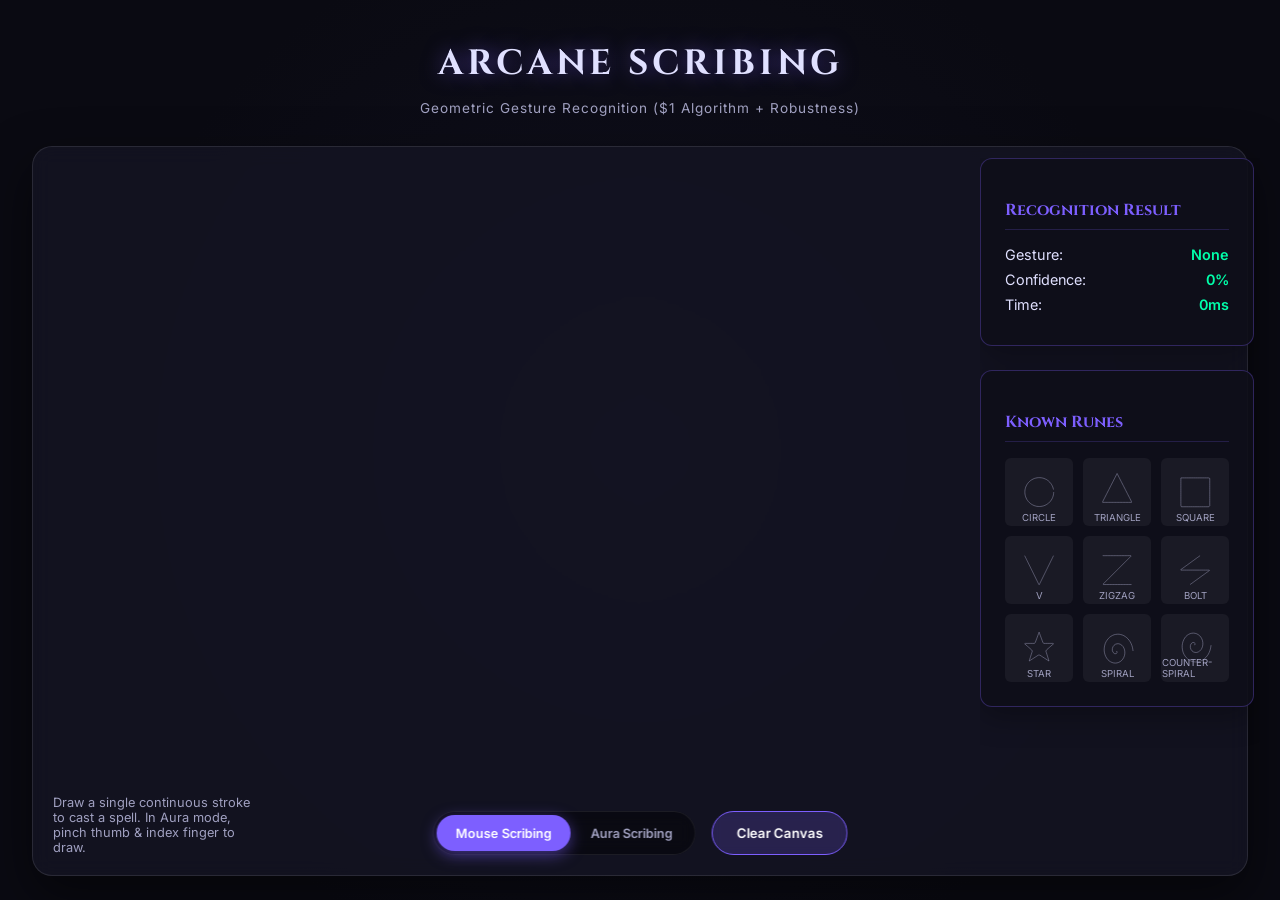
<file: index.html>
<!DOCTYPE html>
<html lang="en">
<head>
    <meta charset="UTF-8">
    <meta name="viewport" content="width=device-width, initial-scale=1.0">
    <title>Arcane Gesture Recognition</title>
    <link rel="preconnect" href="https://fonts.googleapis.com">
    <link rel="preconnect" href="https://fonts.gstatic.com" crossorigin>
    <link href="https://fonts.googleapis.com/css2?family=Cinzel:wght@400;700&family=Inter:wght@300;400;600&display=swap" rel="stylesheet">
    <link rel="stylesheet" href="styles.css">
</head>
<body>

    <header>
        <h1>Arcane Scribing</h1>
        <p class="subtitle">Geometric Gesture Recognition ($1 Algorithm + Robustness)</p>
    </header>

    <main>
        <div id="canvas-container">
            <video id="webcam-video" autoplay playsinline muted></video>
            <canvas id="gesture-canvas"></canvas>
            
            <div id="webcam-loader" class="webcam-overlay hidden">
                <div class="spinner"></div>
                <div class="loading-text">Channelling Magic Mirror...</div>
                <div class="loading-sub">Loading Vision Tracking Models</div>
            </div>

            <div class="instruction">
                Draw a single continuous stroke to cast a spell. In Aura mode, pinch thumb & index finger to draw.
            </div>

            <div id="controls">
                <div class="mode-toggle">
                    <button id="mode-mouse" class="mode-btn active">Mouse Scribing</button>
                    <button id="mode-webcam" class="mode-btn">Aura Scribing</button>
                </div>
                <button id="clear-btn">Clear Canvas</button>
            </div>
        </div>

        <div id="ui-overlay">
            <div class="panel" id="result-panel">
                <h3>Recognition Result</h3>
                <div id="single-result-view">
                    <div class="result-item">
                        <span>Gesture:</span>
                        <span id="res-name" class="result-value">None</span>
                    </div>
                    <div class="result-item">
                        <span>Confidence:</span>
                        <span id="res-score" class="result-value">0%</span>
                    </div>
                    <div class="result-item">
                        <span>Time:</span>
                        <span id="res-time" class="result-value">0ms</span>
                    </div>
                </div>
                <div id="multi-result-view" class="hidden">
                    <div class="hand-result-section">
                        <h4 style="color: var(--accent-color); font-size: 0.8rem; margin: 0.5rem 0 0.2rem; font-family: 'Cinzel', serif; border-bottom: 1px solid rgba(125, 95, 255, 0.2); padding-bottom: 2px;">Left Hand</h4>
                        <div class="result-item">
                            <span>Gesture:</span>
                            <span id="left-res-name" class="result-value">None</span>
                        </div>
                        <div class="result-item">
                            <span>Confidence:</span>
                            <span id="left-res-score" class="result-value">0%</span>
                        </div>
                    </div>
                    <div class="hand-result-section" style="margin-top: 1rem;">
                        <h4 style="color: var(--success-color); font-size: 0.8rem; margin: 0.5rem 0 0.2rem; font-family: 'Cinzel', serif; border-bottom: 1px solid rgba(0, 255, 170, 0.2); padding-bottom: 2px;">Right Hand</h4>
                        <div class="result-item">
                            <span>Gesture:</span>
                            <span id="right-res-name" class="result-value">None</span>
                        </div>
                        <div class="result-item">
                            <span>Confidence:</span>
                            <span id="right-res-score" class="result-value">0%</span>
                        </div>
                    </div>
                </div>
            </div>

            <div class="panel">
                <h3>Known Runes</h3>
                <div id="templates-grid">
                    <!-- Templates populated by app.js -->
                </div>
            </div>
        </div>
    </main>

    <script type="module" src="app.js"></script>
</body>
</html>
</file>
<file: styles.css>
:root {
    --bg-color: #0a0a12;
    --panel-bg: rgba(20, 20, 35, 0.8);
    --accent-color: #7d5fff;
    --glow-color: rgba(125, 95, 255, 0.5);
    --text-primary: #e0e0ff;
    --text-secondary: #a0a0c0;
    --success-color: #00ffaa;
}

* {
    box-sizing: border-box;
}

html, body {
    height: 100%;
    margin: 0;
    padding: 0;
    overflow: hidden;
}

body {
    background-color: var(--bg-color);
    color: var(--text-primary);
    font-family: 'Inter', sans-serif;
    display: flex;
    flex-direction: column;
    background-image: 
        radial-gradient(circle at 50% 50%, rgba(30, 30, 60, 0.3) 0%, transparent 70%),
        url('https://www.transparenttextures.com/patterns/dark-matter.png');
}

header {
    padding: 1rem 2rem 0.5rem;
    text-align: center;
    z-index: 10;
}

h1 {
    font-family: 'Cinzel', serif;
    font-size: 2.2rem;
    letter-spacing: 4px;
    text-transform: uppercase;
    text-shadow: 0 0 20px var(--glow-color);
    margin-bottom: 0.2rem;
}

p.subtitle {
    color: var(--text-secondary);
    font-size: 0.85rem;
    letter-spacing: 1px;
}

main {
    flex: 1;
    display: flex;
    padding: 0.5rem 2rem 1.5rem;
    gap: 2rem;
    position: relative;
    min-height: 0; /* Crucial to keep flex layouts within screen bounds */
}

#canvas-container {
    flex: 1;
    position: relative;
    background: var(--panel-bg);
    border-radius: 20px;
    border: 1px solid rgba(255, 255, 255, 0.1);
    box-shadow: 0 20px 50px rgba(0, 0, 0, 0.5);
    overflow: hidden;
    display: flex;
    align-items: center;
    justify-content: center;
    backdrop-filter: blur(10px);
    height: 100%;
    min-height: 0;
}

canvas {
    width: 100%;
    height: 100%;
    touch-action: none;
    cursor: crosshair;
}

#ui-overlay {
    position: absolute;
    top: 20px;
    right: 20px;
    bottom: 20px; /* Constrains height to match canvas-container */
    width: 280px;
    display: flex;
    flex-direction: column;
    gap: 1.5rem;
    pointer-events: none;
    overflow-y: auto; /* Graceful internal scrolling */
    padding-right: 6px;
}

/* Premium styled glassmorphic scrollbar */
#ui-overlay::-webkit-scrollbar {
    width: 5px;
}

#ui-overlay::-webkit-scrollbar-track {
    background: rgba(0, 0, 0, 0.2);
    border-radius: 10px;
}

#ui-overlay::-webkit-scrollbar-thumb {
    background: rgba(125, 95, 255, 0.35);
    border-radius: 10px;
}

#ui-overlay::-webkit-scrollbar-thumb:hover {
    background: rgba(125, 95, 255, 0.6);
}

.panel {
    background: rgba(15, 15, 25, 0.9);
    border: 1px solid rgba(125, 95, 255, 0.3);
    border-radius: 12px;
    padding: 1.5rem;
    pointer-events: auto;
    box-shadow: 0 10px 30px rgba(0,0,0,0.3);
    flex-shrink: 0; /* Keep panels from squeezing/collapsing */
}

.panel h3 {
    font-family: 'Cinzel', serif;
    font-size: 1rem;
    margin-bottom: 1rem;
    color: var(--accent-color);
    border-bottom: 1px solid rgba(125, 95, 255, 0.2);
    padding-bottom: 0.5rem;
}

#result-panel {
    transition: all 0.3s ease;
}

.result-item {
    display: flex;
    justify-content: space-between;
    margin-bottom: 0.5rem;
    font-size: 0.9rem;
}

.result-value {
    font-weight: 600;
    color: var(--success-color);
}

#templates-grid {
    display: grid;
    grid-template-columns: repeat(3, 1fr);
    gap: 10px;
}

.template-icon {
    aspect-ratio: 1;
    background: rgba(255, 255, 255, 0.05);
    border-radius: 6px;
    display: flex;
    align-items: center;
    justify-content: center;
    border: 1px solid transparent;
    transition: all 0.2s;
    position: relative;
    cursor: pointer;
}

.template-icon svg {
    width: 70%;
    height: 70%;
    stroke: var(--text-secondary);
    stroke-width: 2;
    fill: none;
}

.template-icon.active {
    border-color: var(--accent-color);
    background: rgba(125, 95, 255, 0.1);
}

.template-icon.active svg {
    stroke: var(--accent-color);
    filter: drop-shadow(0 0 5px var(--accent-color));
}

.template-label {
    position: absolute;
    bottom: 2px;
    font-size: 0.6rem;
    color: var(--text-secondary);
    text-transform: uppercase;
}

#controls {
    position: absolute;
    bottom: 20px;
    left: 50%;
    transform: translateX(-50%);
    display: flex;
    gap: 1rem;
}

button {
    background: rgba(125, 95, 255, 0.2);
    border: 1px solid var(--accent-color);
    color: white;
    padding: 0.8rem 1.5rem;
    border-radius: 30px;
    font-family: 'Inter', sans-serif;
    font-weight: 600;
    cursor: pointer;
    transition: all 0.2s;
    backdrop-filter: blur(5px);
}

button:hover {
    background: var(--accent-color);
    box-shadow: 0 0 20px var(--glow-color);
}

.instruction {
    position: absolute;
    bottom: 20px;
    left: 20px;
    font-size: 0.8rem;
    color: var(--text-secondary);
    max-width: 200px;
}

@keyframes flash {
    0% { box-shadow: 0 0 0px var(--success-color); }
    50% { box-shadow: 0 0 40px var(--success-color); }
    100% { box-shadow: 0 0 0px var(--success-color); }
}

.recognized {
    animation: flash 0.6s ease-out;
}

/* Webcam Scribing Modes & Overlay Styles */
#webcam-video {
    position: absolute;
    top: 0;
    left: 0;
    width: 100%;
    height: 100%;
    object-fit: cover;
    transform: scaleX(-1); /* Mirror camera stream */
    opacity: 0;
    filter: grayscale(40%) sepia(20%) hue-rotate(220deg) contrast(1.15) brightness(0.7); /* mystic violet tone */
    pointer-events: none;
    z-index: 0;
    transition: opacity 0.8s cubic-bezier(0.4, 0, 0.2, 1);
    display: none;
}

#webcam-video.active {
    display: block;
    opacity: 0.25; /* Semi-transparent ambient background */
}

.webcam-overlay {
    position: absolute;
    top: 0;
    left: 0;
    width: 100%;
    height: 100%;
    background: rgba(10, 10, 18, 0.9);
    display: flex;
    flex-direction: column;
    align-items: center;
    justify-content: center;
    gap: 0.8rem;
    z-index: 5;
    backdrop-filter: blur(12px);
    transition: opacity 0.3s ease-out;
}

.webcam-overlay.hidden {
    opacity: 0;
    pointer-events: none;
    display: none !important;
}

.spinner {
    width: 48px;
    height: 48px;
    border: 3px solid rgba(125, 95, 255, 0.1);
    border-top: 3px solid var(--accent-color);
    border-radius: 50%;
    animation: spin 1s cubic-bezier(0.4, 0, 0.2, 1) infinite;
    box-shadow: 0 0 15px var(--glow-color);
    margin-bottom: 0.5rem;
}

@keyframes spin {
    0% { transform: rotate(0deg); }
    100% { transform: rotate(360deg); }
}

.loading-text {
    font-family: 'Cinzel', serif;
    font-size: 1.2rem;
    color: var(--accent-color);
    letter-spacing: 2px;
    text-shadow: 0 0 10px var(--glow-color);
}

.loading-sub {
    font-size: 0.8rem;
    color: var(--text-secondary);
    letter-spacing: 0.5px;
}

/* Mode Selection Capsule Controls */
.mode-toggle {
    display: flex;
    background: rgba(0, 0, 0, 0.45);
    border-radius: 30px;
    padding: 3px;
    border: 1px solid rgba(255, 255, 255, 0.08);
    backdrop-filter: blur(8px);
}

.mode-btn {
    background: transparent !important;
    border: none !important;
    color: var(--text-secondary) !important;
    padding: 0.5rem 1.2rem !important;
    border-radius: 27px !important;
    font-family: 'Inter', sans-serif !important;
    font-weight: 600 !important;
    font-size: 0.8rem !important;
    cursor: pointer !important;
    transition: all 0.3s ease !important;
    backdrop-filter: none !important;
    box-shadow: none !important;
}

.mode-btn:hover {
    color: white !important;
    background: rgba(255, 255, 255, 0.05) !important;
}

.mode-btn.active {
    background: var(--accent-color) !important;
    color: white !important;
    box-shadow: 0 4px 15px var(--glow-color) !important;
}

.hidden {
    display: none !important;
}
</file>
